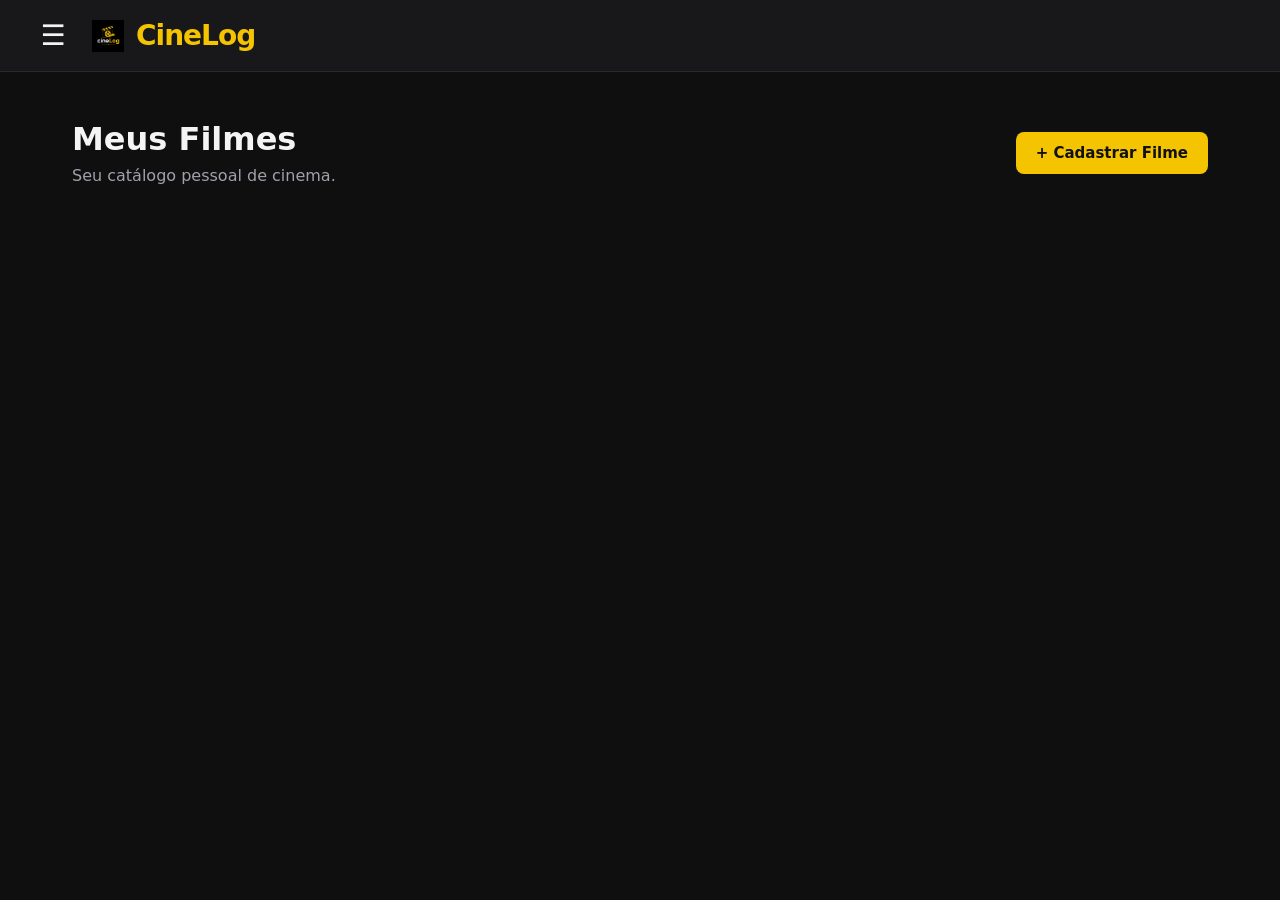
<file: index.html>
<!doctype html>
<html lang="pt-br">
  <head>
    <meta charset="UTF-8" />
    <meta name="viewport" content="width=device-width, initial-scale=1.0" />

    <title>CineLog - Home</title>

    <link rel="stylesheet" href="styles.css" />
  </head>

  <body>
    <header class="topbar">
      <button class="menu-button" id="menu-button">☰</button>

      <a href="index.html" class="logo-wrap" aria-label="CineLog home">
        <img src="images/logo-cinelog.png" alt="Logo CineLog" class="brand-logo" />
        <span class="logo">CineLog</span>
      </a>
    </header>

    <aside class="sidebar" id="sidebar">
      <div class="sidebar-header">
        <span>CineLog</span>
      </div>

      <nav>
        <a href="index.html" class="nav-link">
          <img src="images/icons8-home-48.png" alt="Home" class="nav-icon" />
          <span>Home</span>
        </a>

        <a href="cadastro.html" class="nav-link">
          <img src="images/icons8-check-all-48.png" alt="Cadastrar" class="nav-icon" />
          <span>Cadastrar</span>
        </a>

        <a href="editar.html" class="nav-link">
          <img src="images/icons8-edit-pencil-48 (1).png" alt="Editar" class="nav-icon" />
          <span>Editar</span>
        </a>

        <div class="separator"></div>

        <a href="sobre.html" class="nav-link">
          <img src="images/icons8-info-48.png" alt="Sobre" class="nav-icon" />
          <span>Sobre</span>
        </a>
      </nav>
    </aside>

    <main class="main-content">
      <section class="home-header">
        <div>
          <h1>Meus Filmes</h1>

          <p>Seu catálogo pessoal de cinema.</p>
        </div>

        <a href="cadastro.html" class="btn-primary"> + Cadastrar Filme </a>
      </section>

      <section id="movie-list" class="movie-grid"></section>
    </main>

    <script>
      const menuButton = document.getElementById("menu-button");
      const sidebar = document.getElementById("sidebar");

      menuButton.addEventListener("click", () => {
        sidebar.classList.toggle("active");
      });
    </script>

    <!-- Arquivos necessários para o READ -->
    <script src="Filme.js"></script>
    <script src="GerenciadorDeFilmes.js"></script>
    <script src="read.js"></script>
  </body>
</html>
</file>
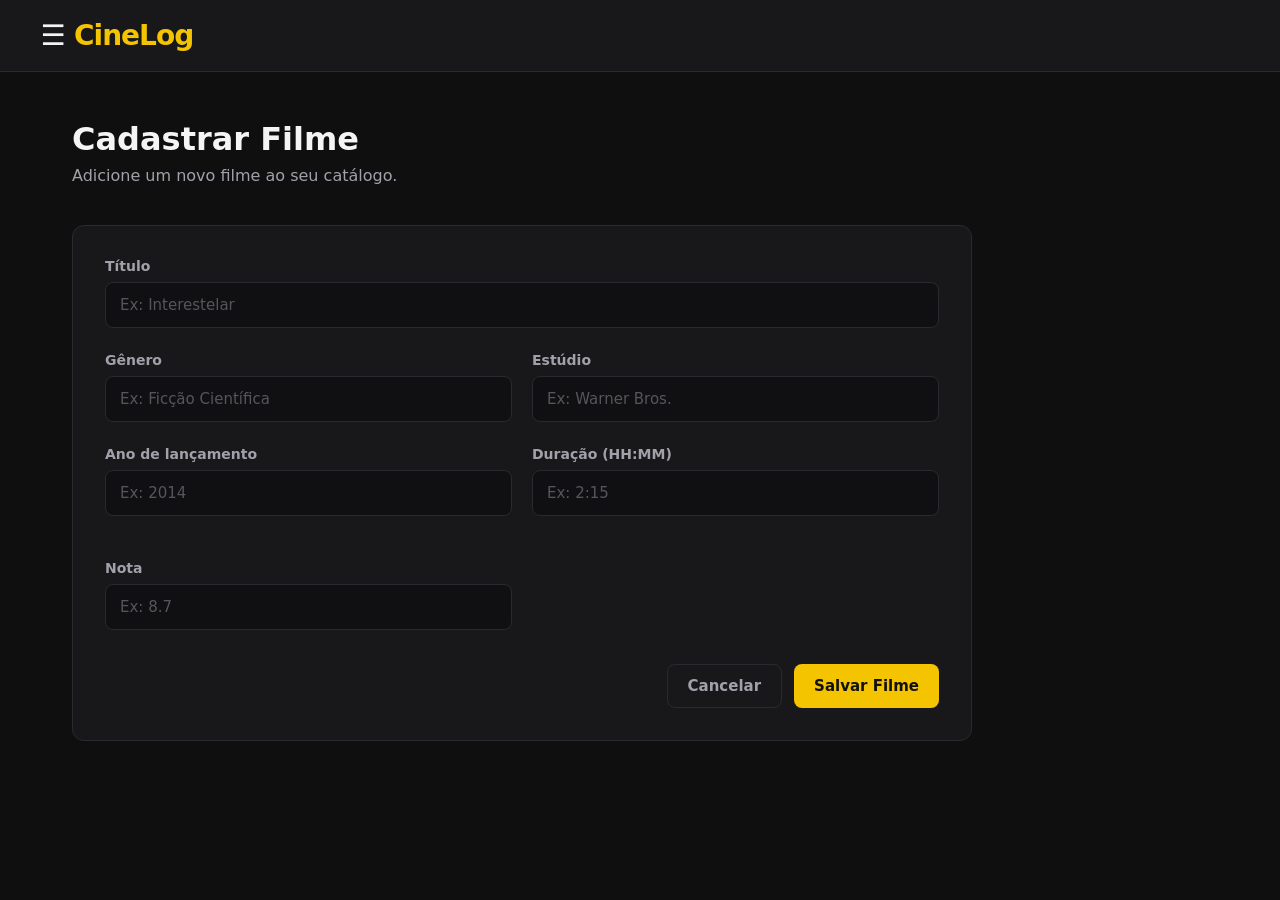
<file: cadastro.html>
<!doctype html>
<html lang="pt-br">
  <head>
    <meta charset="UTF-8" />
    <meta name="viewport" content="width=device-width, initial-scale=1.0" />

    <title>CineLog - Cadastrar Filme</title>

    <link rel="stylesheet" href="styles.css" />
  </head>

  <body>
    <header class="topbar">
      <button class="menu-button" id="menu-button">☰</button>

      <a href="index.html" class="logo"> CineLog </a>
    </header>

    <aside class="sidebar" id="sidebar">
      <div class="sidebar-header">
        <span>CineLog</span>
      </div>

      <nav>
        <a href="index.html" class="nav-link">
          <img src="images/icons8-home-48.png" alt="Home" class="nav-icon" />
          <span>Home</span>
        </a>

        <a href="cadastro.html" class="nav-link active">
          <img src="images/icons8-check-all-48.png" alt="Cadastrar" class="nav-icon" />
          <span>Cadastrar</span>
        </a>

        <a href="editar.html" class="nav-link">
          <img src="images/icons8-edit-pencil-48 (1).png" alt="Editar" class="nav-icon" />
          <span>Editar</span>
        </a>

        <div class="separator"></div>

        <a href="sobre.html" class="nav-link">
          <img src="images/icons8-info-48.png" alt="Sobre" class="nav-icon" />
          <span>Sobre</span>
        </a>
      </nav>
    </aside>

    <main class="main-content">
      <section class="page-header">
        <div>
          <h1>Cadastrar Filme</h1>

          <p>Adicione um novo filme ao seu catálogo.</p>
        </div>
      </section>

      <section class="registration-form">
        <form id="movie-form">
          <div class="form-group">
            <label for="titulo"> Título </label>

            <input
              type="text"
              id="titulo"
              placeholder="Ex: Interestelar"
              required
            />
          </div>

          <div class="form-row">
            <div class="form-group">
              <label for="genero"> Gênero </label>

              <input
                type="text"
                id="genero"
                placeholder="Ex: Ficção Científica"
                required
              />
            </div>

            <div class="form-group">
              <label for="estudio"> Estúdio </label>

              <input
                type="text"
                id="estudio"
                placeholder="Ex: Warner Bros."
                required
              />
            </div>
          </div>

          <div class="form-row">
            <div class="form-group">
              <label for="ano"> Ano de lançamento </label>

              <input
                type="number"
                id="ano"
                min="1888"
                max="2030"
                placeholder="Ex: 2014"
                required
              />
            </div>

            <div class="form-group">
              <label for="duracao"> Duração (HH:MM) </label>

              <input
                type="text"
                id="duracao"
                placeholder="Ex: 2:15"
                required
              />
            </div>

            <div class="form-group">
              <label for="nota"> Nota </label>

              <input
                type="number"
                id="nota"
                min="0"
                max="10"
                step="0.1"
                placeholder="Ex: 8.7"
                required
              />
            </div>
          </div>

          <div class="form-actions">
            <a href="index.html" class="btn-secondary"> Cancelar </a>

            <button type="submit" class="btn-primary" id="btn-save">
              Salvar Filme
            </button>
          </div>
        </form>
      </section>
    </main>

    <script src="Filme.js"></script>
    <script src="GerenciadorDeFilmes.js"></script>
    <script src="app.js"></script>

    <script>
      const menuButton = document.getElementById("menu-button");
      const sidebar = document.getElementById("sidebar");

      menuButton.addEventListener("click", () => {
        sidebar.classList.toggle("active");
      });
    </script>
  </body>
</html>
</file>
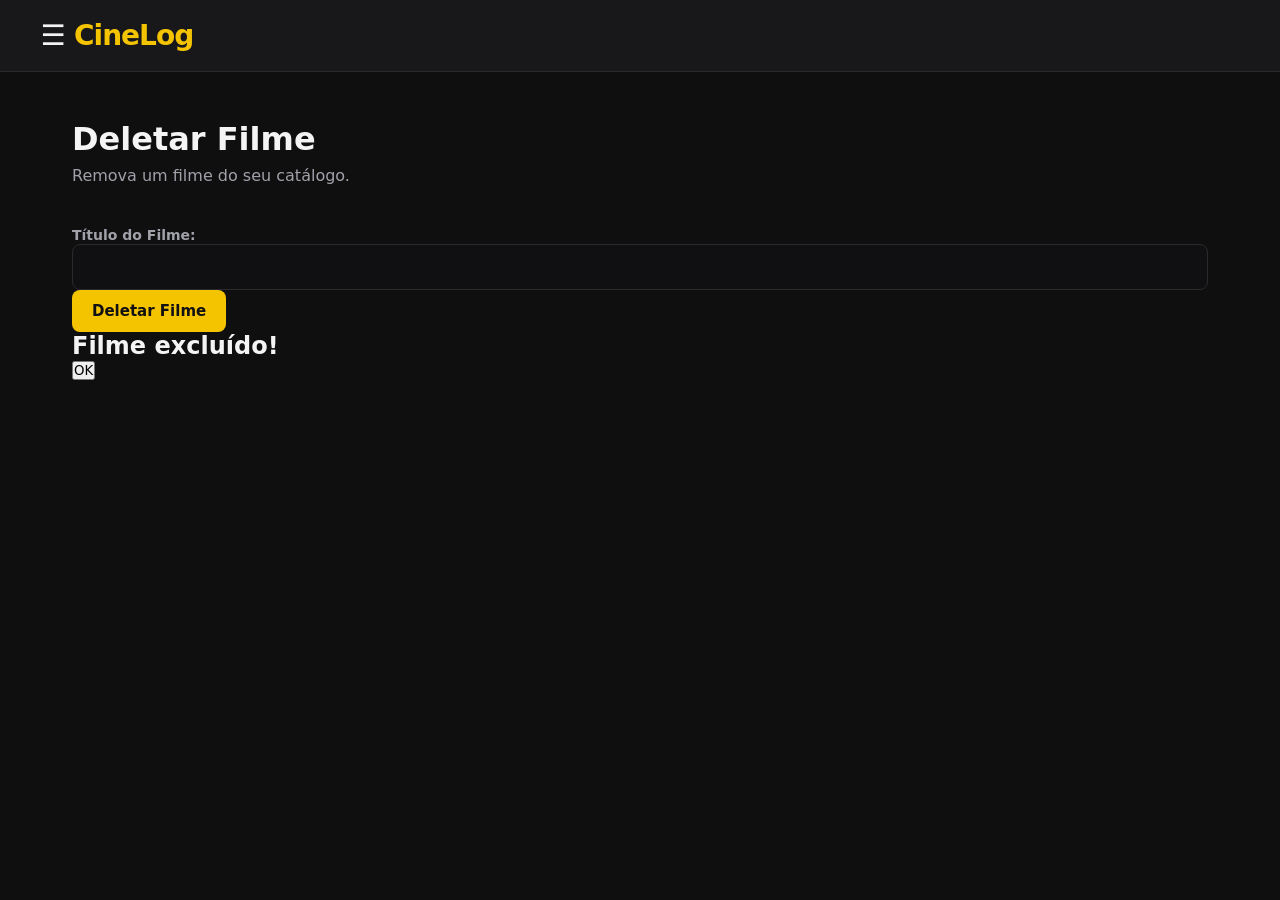
<file: deletar.html>
<!DOCTYPE html>
<html lang="pt-br">
    <head>
        <meta charset="UTF-8" />
        <meta name="viewport" content="width=device-width, initial-scale=1.0" />
    
        <title>CineLog - Deletar Filme</title>
    
        <link rel="stylesheet" href="styles.css" />
    </head>
    
    <body>
        <header class="topbar">
        <button class="menu-button" id="menu-button">☰</button>

        <a href="index.html" class="logo"> CineLog </a>
        </header>
    
        <aside class="sidebar" id="sidebar">
        <div class="sidebar-header">
            <span>CineLog</span>
        </div>
    
        <nav>
            <a href="index.html" class="nav-link">
            🏠
            <span>Home</span>
            </a>
    
            <a href="cadastro.html" class="nav-link">
            ➕
            <span>Cadastrar</span>
            </a>
    
            <a href="#" class="nav-link">
            ✏️
            <span>Editar</span>
            </a>
    
            <a href="deletar.html" class="nav-link">
            ❌
            <span>Excluir</span>
            </a>
    
            <div class="separator"></div>
    
            <a href="#" class="nav-link">
            ⭐
            <span>Favoritos</span>
            </a>
    
            <a href="#" class="nav-link">
            🎬
            <span>Filmes</span>
            </a>
    
            <a href="#" class="nav-link">
            ℹ️
            <span>Sobre</span>
            </a>
        </nav>
        </aside>
    
        <main class="main-content">
        <section class="page-header">
            <div>
                <h1>Deletar Filme</h1>
                <p>Remova um filme do seu catálogo.</p>
            </div>
        </section>

        <section class="deletion-form">
            <form id="movie-form">
                <label for="movie-title">Título do Filme:</label>
                <input type="text" id="titulo" name="movie-title" required />
    
                <button type="submit" class="btn-primary">Deletar Filme</button>
            </form>
            <div id="mensagemExclusao" class="mensagem-exclusao">
                <h2>Filme excluído!</h2>
                <p id="textoMensagem"></p>
                <button id="fecharMensagem">OK</button>
                
            </div>
        </section>
    </main>
    
    <script src="Filme.js"></script>
    <script src="GerenciadorDeFilmes.js"></script>
    <script src="deletar.js"></script>

    <script>
      const menuButton = document.getElementById("menu-button");
      const sidebar = document.getElementById("sidebar");

      menuButton.addEventListener("click", () => {
        sidebar.classList.toggle("active");
      });
    </script>
    </body>
</html>
</file>
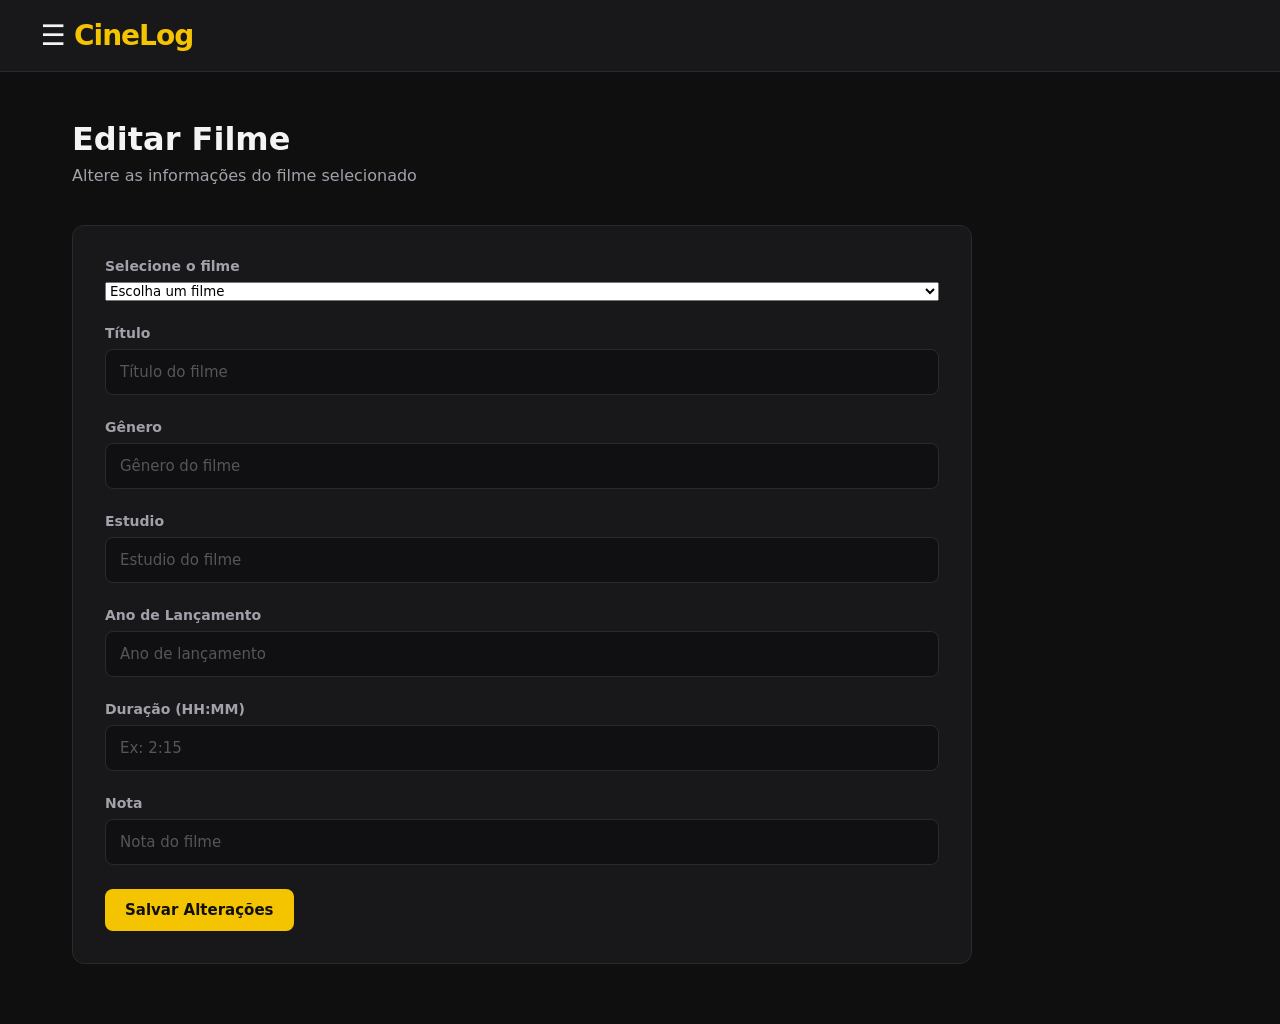
<file: editar.html>
<!DOCTYPE html>
<html lang="pt-br">
<head>
   <meta charset="UTF-8">
   <meta name="viewport" content="width=device-width, initial-scale=1.0">
   <title>CineLog - Editar filmes</title>

   <link rel="stylesheet" href="styles.css">
</head>

<body>

   <header class="topbar">
      <button class="menu-button" id="menu-button">☰</button>
      
      <a href="index.html" class="logo">CineLog</a>

   </header>

   <aside class="sidebar" id="sidebar">

      <div class="sidebar-header">
         <span>CineLog</span>
      </div>

      <nav>

         <a href="index.html" class="nav-link">
            <img src="images/icons8-home-48.png" alt="Home" class="nav-icon" />
            <span>Home</span>
         </a>

         <a href="cadastro.html" class="nav-link">
            <img src="images/icons8-check-all-48.png" alt="Cadastrar" class="nav-icon" />
            <span>Cadastrar</span>
         </a>

         <a href="editar.html" class="nav-link active">
            <img src="images/icons8-edit-pencil-48 (1).png" alt="Editar" class="nav-icon" />
            <span>Editar</span>
         </a>

      </nav>
      
   </aside>

   <main class="main-content">

      <section class="page-header">

         <div>
            <h1>Editar Filme</h1>
            <p>Altere as informações do filme selecionado</p>
         </div>

      </section>

      <section class="registration-form">
         <div class="form-group">
            <label for="filme-select">Selecione o filme</label>

            <select id="filme-select">
               <option value="">Escolha um filme</option>
            </select>
         </div>
         <form id="edit-form">

            <div class="form-group">

               <label for="titulo">Título</label>
               <input 
                  type="text"
                  id="titulo"
                  placeholder="Título do filme"
                  required
               >
            </div>

            <div class="form-group">

               <label for="genero">Gênero</label>
               <input 
                  type="text"
                  id="genero"
                  placeholder="Gênero do filme"
                  required
               >
            </div>

            <div class="form-group">

               <label for="estudio">Estudio</label>
               <input  
                  type="text"
                  id="estudio"
                  placeholder="Estudio do filme"
                  required
               >
            </div>

            <div class="form-group">
               <label for="ano">Ano de Lançamento</label>
               <input 
                  type="number"
                  id="ano"
                  placeholder="Ano de lançamento"
                  required
               >
            </div>

            <div class="form-group">
               <label for="duracao">Duração (HH:MM)</label>
               <input 
                  type="text"
                  id="duracao"
                  placeholder="Ex: 2:15"
                  required
               >
            </div>

            <div class="form-group">
               <label for="nota">Nota</label>
               <input 
                  type="number"
                  id="nota"
                  placeholder="Nota do filme"
                  step="0.1"
                  required
               >
            </div>

            <button type="submit" class="btn-primary">
               Salvar Alterações
            </button>
         </form>

      </section>

   </main>

   <script src="Filme.js"></script>
   <script src="GerenciadorDeFilmes.js"></script>
   <script src="editar.js"></script>
   <script>
      const menuButton = document.getElementById("menu-button");
      const sidebar = document.getElementById("sidebar")

      menuButton.addEventListener ("click", () => {
         sidebar.classList.toggle("active");

      });
   </script>
</body>
</html>
</file>
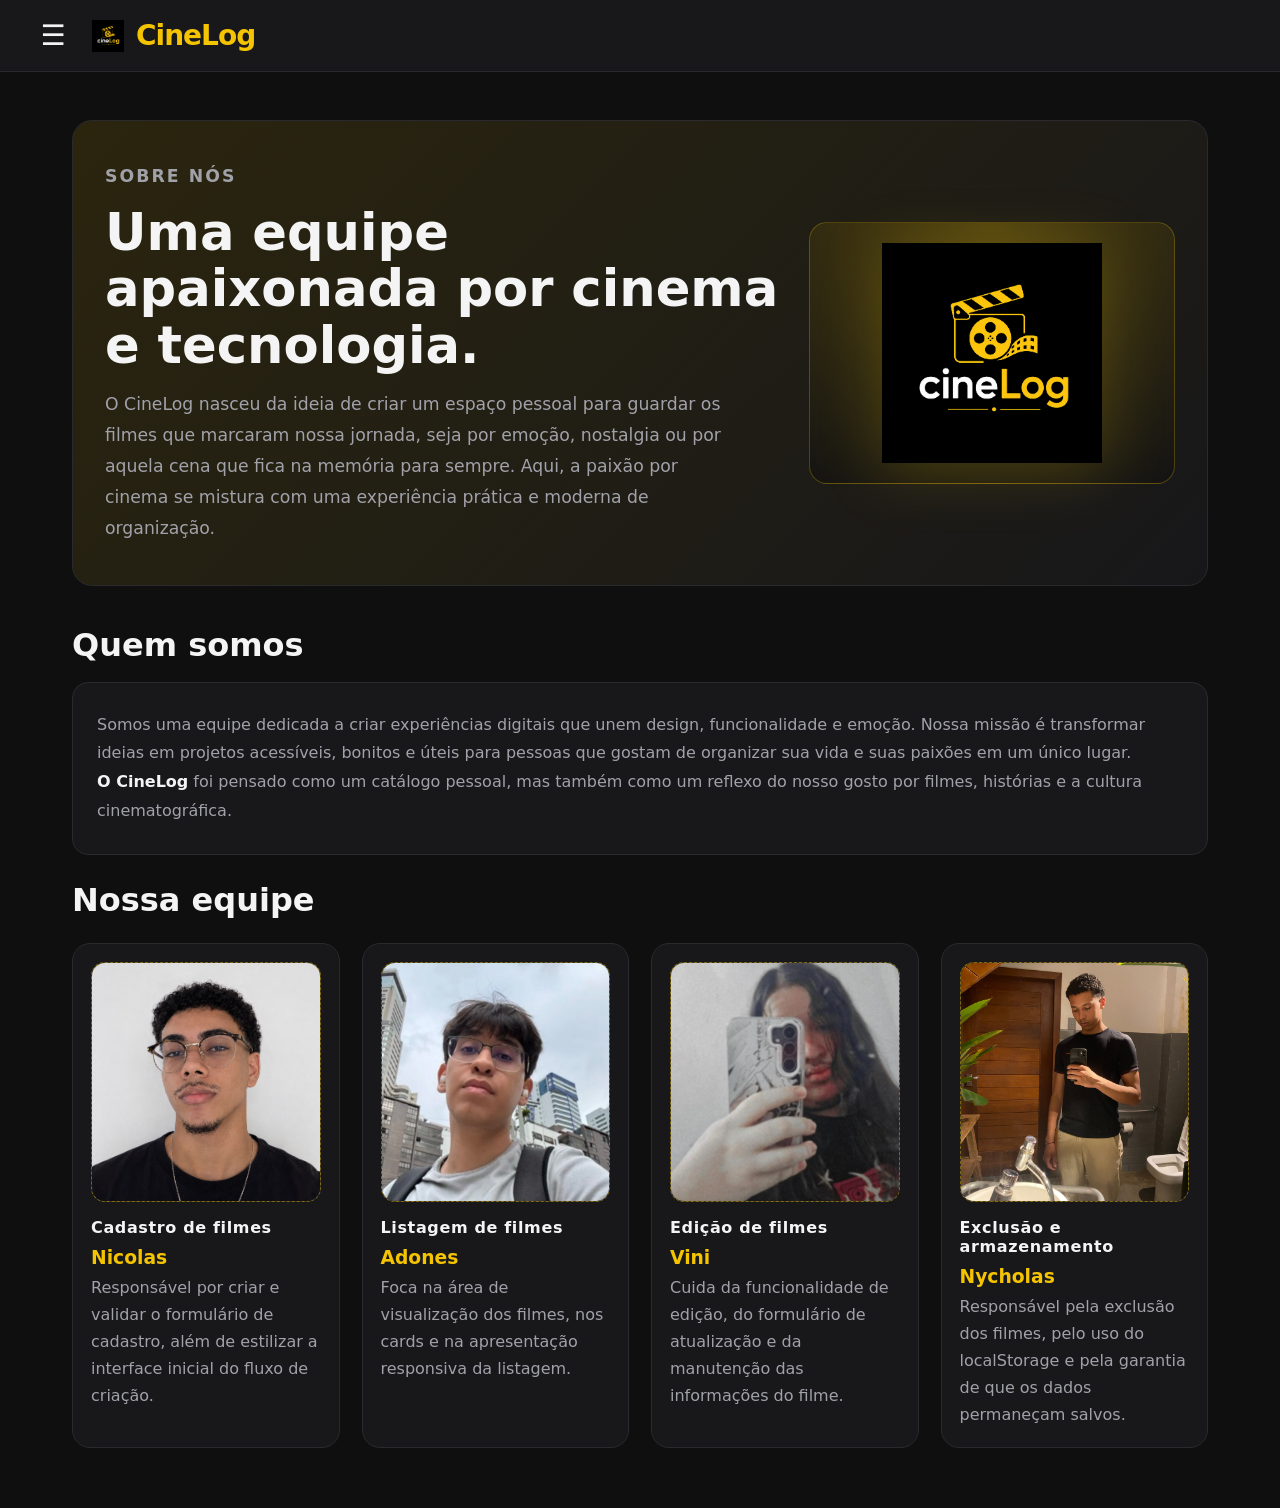
<file: sobre.html>
<!doctype html>
<html lang="pt-br">
  <head>
    <meta charset="UTF-8" />
    <meta name="viewport" content="width=device-width, initial-scale=1.0" />
    <title>CineLog - Sobre</title>
    <link rel="stylesheet" href="styles.css" />
  </head>

  <body>
    <header class="topbar">
      <button class="menu-button" id="menu-button">☰</button>
      <a href="index.html" class="logo-wrap" aria-label="CineLog home">
        <img src="images/logo-cinelog.png" alt="Logo CineLog" class="brand-logo" />
        <span class="logo">CineLog</span>
      </a>
    </header>

    <aside class="sidebar" id="sidebar">
      <div class="sidebar-header">
        <span>CineLog</span>
      </div>

      <nav>
        <a href="index.html" class="nav-link">
          <img src="images/icons8-home-48.png" alt="Home" class="nav-icon" />
          <span>Home</span>
        </a>

        <a href="cadastro.html" class="nav-link">
          <img src="images/icons8-check-all-48.png" alt="Cadastrar" class="nav-icon" />
          <span>Cadastrar</span>
        </a>

        <a href="editar.html" class="nav-link">
          <img src="images/icons8-edit-pencil-48 (1).png" alt="Editar" class="nav-icon" />
          <span>Editar</span>
        </a>

        <div class="separator"></div>

        <a href="sobre.html" class="nav-link active">
          <img src="images/icons8-info-48.png" alt="Sobre" class="nav-icon" />
          <span>Sobre</span>
        </a>
      </nav>
    </aside>

    <main class="about-page">
      <section class="about-hero">
        <div>
          <p class="section-tag">Sobre nós</p>
          <h1>Uma equipe apaixonada por cinema e tecnologia.</h1>
          <p>
            O CineLog nasceu da ideia de criar um espaço pessoal para guardar os filmes
            que marcaram nossa jornada, seja por emoção, nostalgia ou por aquela cena que
            fica na memória para sempre. Aqui, a paixão por cinema se mistura com uma
            experiência prática e moderna de organização.
          </p>
        </div>

        <div class="about-hero-visual">
          <img src="images/logo-cinelog.png" alt="Logo CineLog" />
        </div>
      </section>

      <section class="about-section">
        <h2>Quem somos</h2>

        <div class="about-copy">
          <p>
            Somos uma equipe dedicada a criar experiências digitais que unem design,
            funcionalidade e emoção. Nossa missão é transformar ideias em projetos
            acessíveis, bonitos e úteis para pessoas que gostam de organizar sua vida e
            suas paixões em um único lugar.
          </p>
          <p>
            <strong>O CineLog</strong> foi pensado como um catálogo pessoal, mas também como
            um reflexo do nosso gosto por filmes, histórias e a cultura cinematográfica.
          </p>
        </div>
      </section>

      <section class="about-section">
        <h2>Nossa equipe</h2>

        <div class="team-grid">
          <article class="team-card">
            <div class="team-photo">
              <img src="images/nicolas-foto.png" alt="Nicolas" />
            </div>
            <span class="team-role">Cadastro de filmes</span>
            <h3>Nicolas</h3>
            <p>Responsável por criar e validar o formulário de cadastro, além de estilizar a interface inicial do fluxo de criação.</p>
          </article>

          <article class="team-card">
            <div class="team-photo">
              <img src="images/adones.jpg" alt="Adones" />
            </div>
            <span class="team-role">Listagem de filmes</span>
            <h3>Adones</h3>
            <p>Foca na área de visualização dos filmes, nos cards e na apresentação responsiva da listagem.</p>
          </article>

          <article class="team-card">
            <div class="team-photo">
              <img src="images/vini.png" alt="Vini" />
            </div>
            <span class="team-role">Edição de filmes</span>
            <h3>Vini</h3>
            <p>Cuida da funcionalidade de edição, do formulário de atualização e da manutenção das informações do filme.</p>
          </article>

          <article class="team-card">
            <div class="team-photo">
              <img src="images/nycholas.jpeg" alt="Nycholas" />
            </div>
            <span class="team-role">Exclusão e armazenamento</span>
            <h3>Nycholas</h3>
            <p>Responsável pela exclusão dos filmes, pelo uso do localStorage e pela garantia de que os dados permaneçam salvos.</p>
          </article>
        </div>
      </section>
    </main>

    <script>
      const menuButton = document.getElementById("menu-button");
      const sidebar = document.getElementById("sidebar");

      menuButton.addEventListener("click", () => {
        sidebar.classList.toggle("active");
      });
    </script>
  </body>
</html>
</file>
<file: styles.css>
:root {
  --background: #0f0f10;
  --surface: #18181b;
  --surface-hover: #222225;

  --border: #2a2a2e;

  --text-primary: #f4f4f5;
  --text-secondary: #a1a1aa;

  --accent: #f5c400;
  --accent-hover: #dcae00;
}

* {
  margin: 0;
  padding: 0;

  box-sizing: border-box;

  font-family:
    Inter,
    system-ui,
    -apple-system,
    BlinkMacSystemFont,
    "Segoe UI",
    sans-serif;
}

body {
  min-height: 100vh;

  background-color: var(--background);

  color: var(--text-primary);
}

/* =========================
   TOPBAR
========================= */

.topbar {
  position: fixed;

  top: 0;
  left: 0;

  width: 100%;
  height: 72px;

  display: flex;

  align-items: center;

  padding: 0 32px;

  background-color: var(--surface);

  border-bottom: 1px solid var(--border);

  z-index: 1000;
}

.menu-button {
  width: 42px;
  height: 42px;

  display: flex;

  align-items: center;
  justify-content: center;

  background: transparent;

  border: none;

  color: var(--text-primary);

  font-size: 28px;

  cursor: pointer;
}

.logo-wrap {
  display: inline-flex;
  align-items: center;
  gap: 12px;
  margin-left: 18px;
  text-decoration: none;
}

.brand-logo {
  width: 32px;
  height: 32px;
  object-fit: contain;
  display: block;
}

.logo {
  color: var(--accent);

  font-size: 28px;

  font-weight: 800;

  text-decoration: none;

  letter-spacing: -1px;
}

.btn-cadastro {
  margin-left: auto;

  padding: 10px 18px;

  background-color: var(--accent);

  color: #111;

  border-radius: 8px;

  text-decoration: none;

  font-weight: 700;

  transition: 0.2s;
}

.btn-cadastro:hover {
  background-color: var(--accent-hover);
}

/* =========================
   SIDEBAR
========================= */

.sidebar {
  position: fixed;

  top: 72px;
  left: 0;

  width: 240px;

  height: calc(100vh - 72px);

  padding: 24px 14px;

  background-color: var(--surface);

  border-right: 1px solid var(--border);

  transform: translateX(-100%);

  transition: transform 0.25s ease;

  z-index: 900;
}

.sidebar.active {
  transform: translateX(0);
}

.sidebar-header {
  padding: 0 14px 24px;

  font-size: 20px;

  font-weight: 700;
}

.sidebar nav {
  display: flex;

  flex-direction: column;

  gap: 6px;
}

.nav-link {
  display: flex;

  align-items: center;

  gap: 14px;

  padding: 12px 14px;

  color: var(--text-secondary);

  text-decoration: none;

  border-radius: 8px;

  font-weight: 600;

  transition: 0.2s;
}

.nav-icon {
  width: 18px;
  height: 18px;
  flex-shrink: 0;
  object-fit: contain;
  display: block;
}

.nav-link:hover {
  background-color: var(--surface-hover);

  color: var(--text-primary);
}

.nav-link.active {
  background-color: var(--surface-hover);

  color: var(--accent);
}

.separator {
  height: 1px;

  background-color: var(--border);

  margin: 14px 8px;
}

/* =========================
   MAIN
========================= */

.main-content {
  width: 100%;

  max-width: 1200px;

  margin: 0 auto;

  padding: 120px 32px 60px;
}

.home-header,
.page-header {
  display: flex;

  align-items: center;

  justify-content: space-between;

  margin-bottom: 40px;
}

.home-header h1,
.page-header h1 {
  font-size: 32px;

  margin-bottom: 8px;
}

.home-header p,
.page-header p {
  color: var(--text-secondary);
}

/* =========================
   BUTTONS
========================= */

.btn-primary {
  display: inline-flex;

  align-items: center;
  justify-content: center;

  padding: 12px 20px;

  background-color: var(--accent);

  color: #111;

  border: none;

  border-radius: 8px;

  font-size: 15px;

  font-weight: 700;

  text-decoration: none;

  cursor: pointer;

  transition: 0.2s;
}

.btn-primary:hover {
  background-color: var(--accent-hover);
}

.btn-secondary {
  display: inline-flex;

  align-items: center;
  justify-content: center;

  padding: 12px 20px;

  background-color: transparent;

  color: var(--text-secondary);

  border: 1px solid var(--border);

  border-radius: 8px;

  font-size: 15px;

  font-weight: 600;

  text-decoration: none;

  cursor: pointer;
}

.btn-secondary:hover {
  background-color: var(--surface-hover);

  color: var(--text-primary);
}



/* =========================
   FORMULÁRIO
========================= */

.registration-form {
  max-width: 900px;

  background-color: var(--surface);

  border: 1px solid var(--border);

  border-radius: 12px;

  padding: 32px;
}

.form-group {
  display: flex;

  flex-direction: column;

  gap: 8px;

  margin-bottom: 24px;
}

.form-row {
  display: grid;

  grid-template-columns: repeat(2, 1fr);

  gap: 20px;
}

.form-row:last-of-type {
  grid-template-columns:
    1fr
    1fr
    1fr;
}

label {
  color: var(--text-secondary);

  font-size: 14px;

  font-weight: 600;
}

input {
  width: 100%;

  padding: 13px 14px;

  background-color: #101012;

  border: 1px solid var(--border);

  border-radius: 8px;

  color: var(--text-primary);

  font-size: 15px;

  outline: none;

  transition: 0.2s;
}

input::placeholder {
  color: #55555c;
}

input:focus {
  border-color: var(--accent);
}

.form-actions {
  display: flex;

  justify-content: flex-end;

  gap: 12px;

  margin-top: 10px;
}

/* =========================
   CARDS
   FUTURA LISTAGEM
========================= */

.movie-grid {
  display: grid;

  grid-template-columns: repeat(auto-fill, minmax(260px, 1fr));

  gap: 20px;
}

.movie-card {
  background-color: var(--surface);

  border: 1px solid var(--border);

  border-radius: 12px;

  padding: 20px;
}

.movie-card-header {
  display: flex;
  align-items: center;
  justify-content: space-between;
  gap: 12px;
  margin-bottom: 12px;
}

.movie-card h3 {
  color: var(--accent);

  margin: 0;
}

.movie-card p {
  margin: 6px 0;
}

.movie-rating {
  font-weight: bold;
}

.btn-delete {
  display: inline-flex;
  align-items: center;
  justify-content: center;
  gap: 8px;
  margin-top: 12px;
  padding: 10px 12px;
  background: rgba(255, 84, 84, 0.12);
  border: 1px solid rgba(255, 84, 84, 0.32);
  border-radius: 8px;
  color: #ff8b8b;
  font-weight: 700;
  cursor: pointer;
  transition: 0.2s ease;
}

.btn-delete:hover {
  background: rgba(255, 84, 84, 0.18);
  transform: translateY(-1px);
}

.btn-delete-icon {
  width: 16px;
  height: 16px;
  object-fit: contain;
  display: block;
}

.movie-card:hover {
  transform: translateY(-3px);
}

/* =========================
   SOBRE / LANDING PAGE
========================= */

.about-page {
  width: 100%;
  max-width: 1200px;
  margin: 0 auto;
  padding: 120px 32px 60px;
}

.about-hero {
  background: linear-gradient(135deg, rgba(245, 196, 0, 0.12), rgba(24, 24, 27, 0.9));
  border: 1px solid var(--border);
  border-radius: 20px;
  padding: 40px 32px;
  display: grid;
  grid-template-columns: 1.3fr 0.7fr;
  gap: 24px;
  align-items: center;
  margin-bottom: 40px;
}

.section-tag {
  display: inline-block;
  margin-bottom: 12px;
  color: var(--accent);
  font-size: 0.8rem;
  letter-spacing: 0.12em;
  text-transform: uppercase;
  font-weight: 700;
}

.about-hero h1 {
  font-size: clamp(2.2rem, 4vw, 4rem);
  margin-bottom: 16px;
  line-height: 1.1;
}

.about-hero p {
  color: var(--text-secondary);
  font-size: 1.08rem;
  line-height: 1.8;
  max-width: 620px;
}

.about-hero-visual {
  min-height: 220px;
  border-radius: 18px;
  background: radial-gradient(circle at top, rgba(245, 196, 0, 0.25), rgba(17, 17, 17, 0.7));
  border: 1px solid rgba(245, 196, 0, 0.25);
  display: flex;
  align-items: center;
  justify-content: center;
  padding: 20px;
}

.about-hero-visual img {
  width: min(100%, 220px);
  height: auto;
  display: block;
  object-fit: contain;
  filter: drop-shadow(0 8px 30px rgba(245, 196, 0, 0.18));
}

.about-section {
  margin-top: 26px;
}

.about-section h2 {
  font-size: 2rem;
  margin-bottom: 18px;
}

.about-copy {
  background-color: var(--surface);
  border: 1px solid var(--border);
  border-radius: 16px;
  padding: 28px 24px;
  color: var(--text-secondary);
  line-height: 1.8;
}

.about-copy strong {
  color: var(--text-primary);
}

.team-grid {
  display: grid;
  grid-template-columns: repeat(auto-fit, minmax(220px, 1fr));
  gap: 22px;
  margin-top: 24px;
}

.team-card {
  background-color: var(--surface);
  border: 1px solid var(--border);
  border-radius: 18px;
  padding: 18px;
  transition: transform 0.2s ease, border-color 0.2s ease;
}

.team-card:hover {
  transform: translateY(-4px);
  border-color: rgba(245, 196, 0, 0.45);
}

.team-photo {
  width: 100%;
  height: 240px;
  border-radius: 14px;
  background: linear-gradient(135deg, rgba(245, 196, 0, 0.18), rgba(41, 41, 41, 0.82));
  border: 1px dashed rgba(245, 196, 0, 0.4);
  display: flex;
  align-items: center;
  justify-content: center;
  overflow: hidden;
  margin-bottom: 16px;
  padding: 0;
}

.team-photo img {
  width: 100%;
  height: 100%;
  object-fit: cover;
  display: block;
}

.team-card h3 {
  margin-bottom: 6px;
  color: var(--accent);
}

.team-card p {
  color: var(--text-secondary);
  line-height: 1.7;
}

.team-role {
  display: inline-block;
  margin-bottom: 10px;
  color: var(--text-primary);
  font-weight: 700;
  letter-spacing: 0.04em;
}

@media (max-width: 700px) {
  .about-page {
    padding: 110px 18px 40px;
  }

  .about-hero {
    grid-template-columns: 1fr;
    padding: 26px 20px;
  }
}

/* =========================
   RESPONSIVIDADE
========================= */

@media (max-width: 700px) {
  .topbar {
    padding: 0 16px;
  }

  .logo {
    font-size: 24px;
  }

  .btn-cadastro {
    padding: 9px 12px;

    font-size: 14px;
  }

  .main-content {
    padding: 110px 18px 40px;
  }

  .home-header,
  .page-header {
    align-items: flex-start;

    flex-direction: column;

    gap: 20px;
  }

  .form-row,
  .form-row:last-of-type {
    grid-template-columns: 1fr;
  }

  .registration-form {
    padding: 22px;
  }

  .form-actions {
    flex-direction: column-reverse;
  }

  .form-actions a,
  .form-actions button {
    width: 100%;
  }
}
</file>
